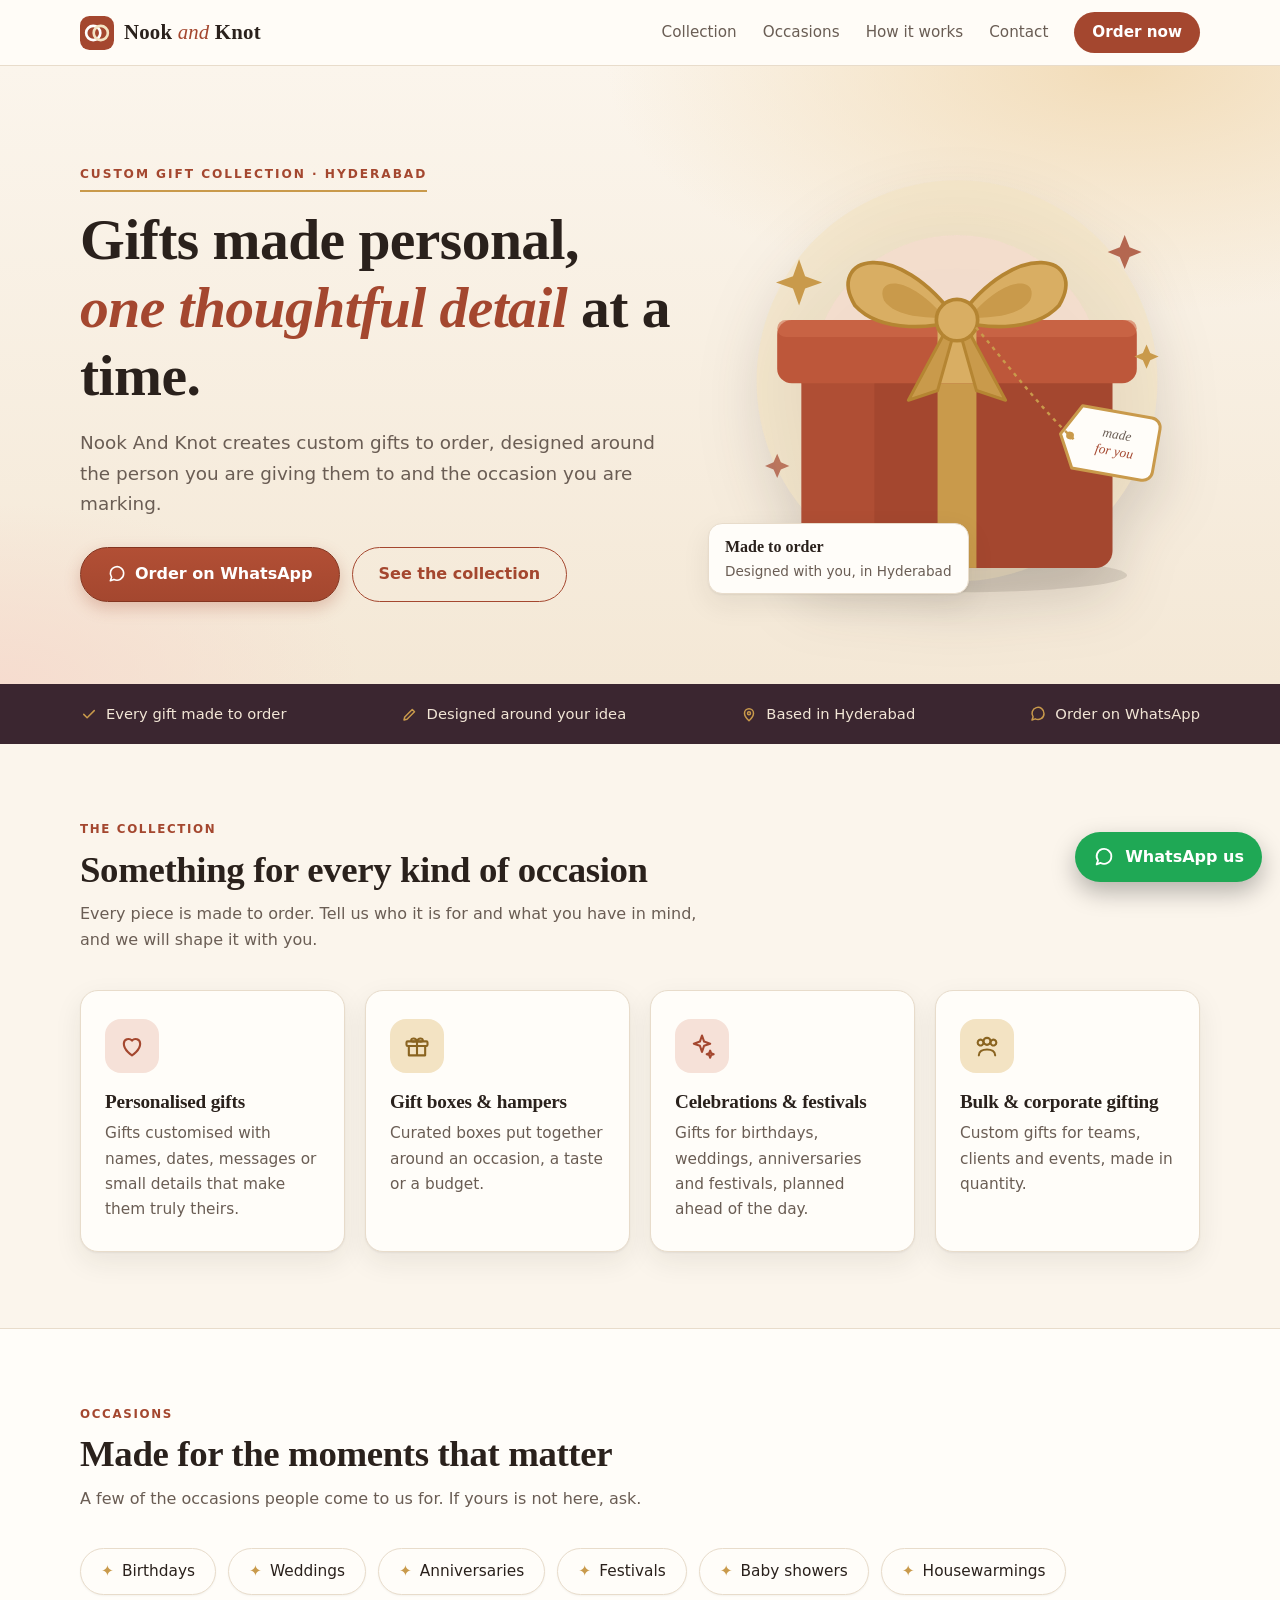
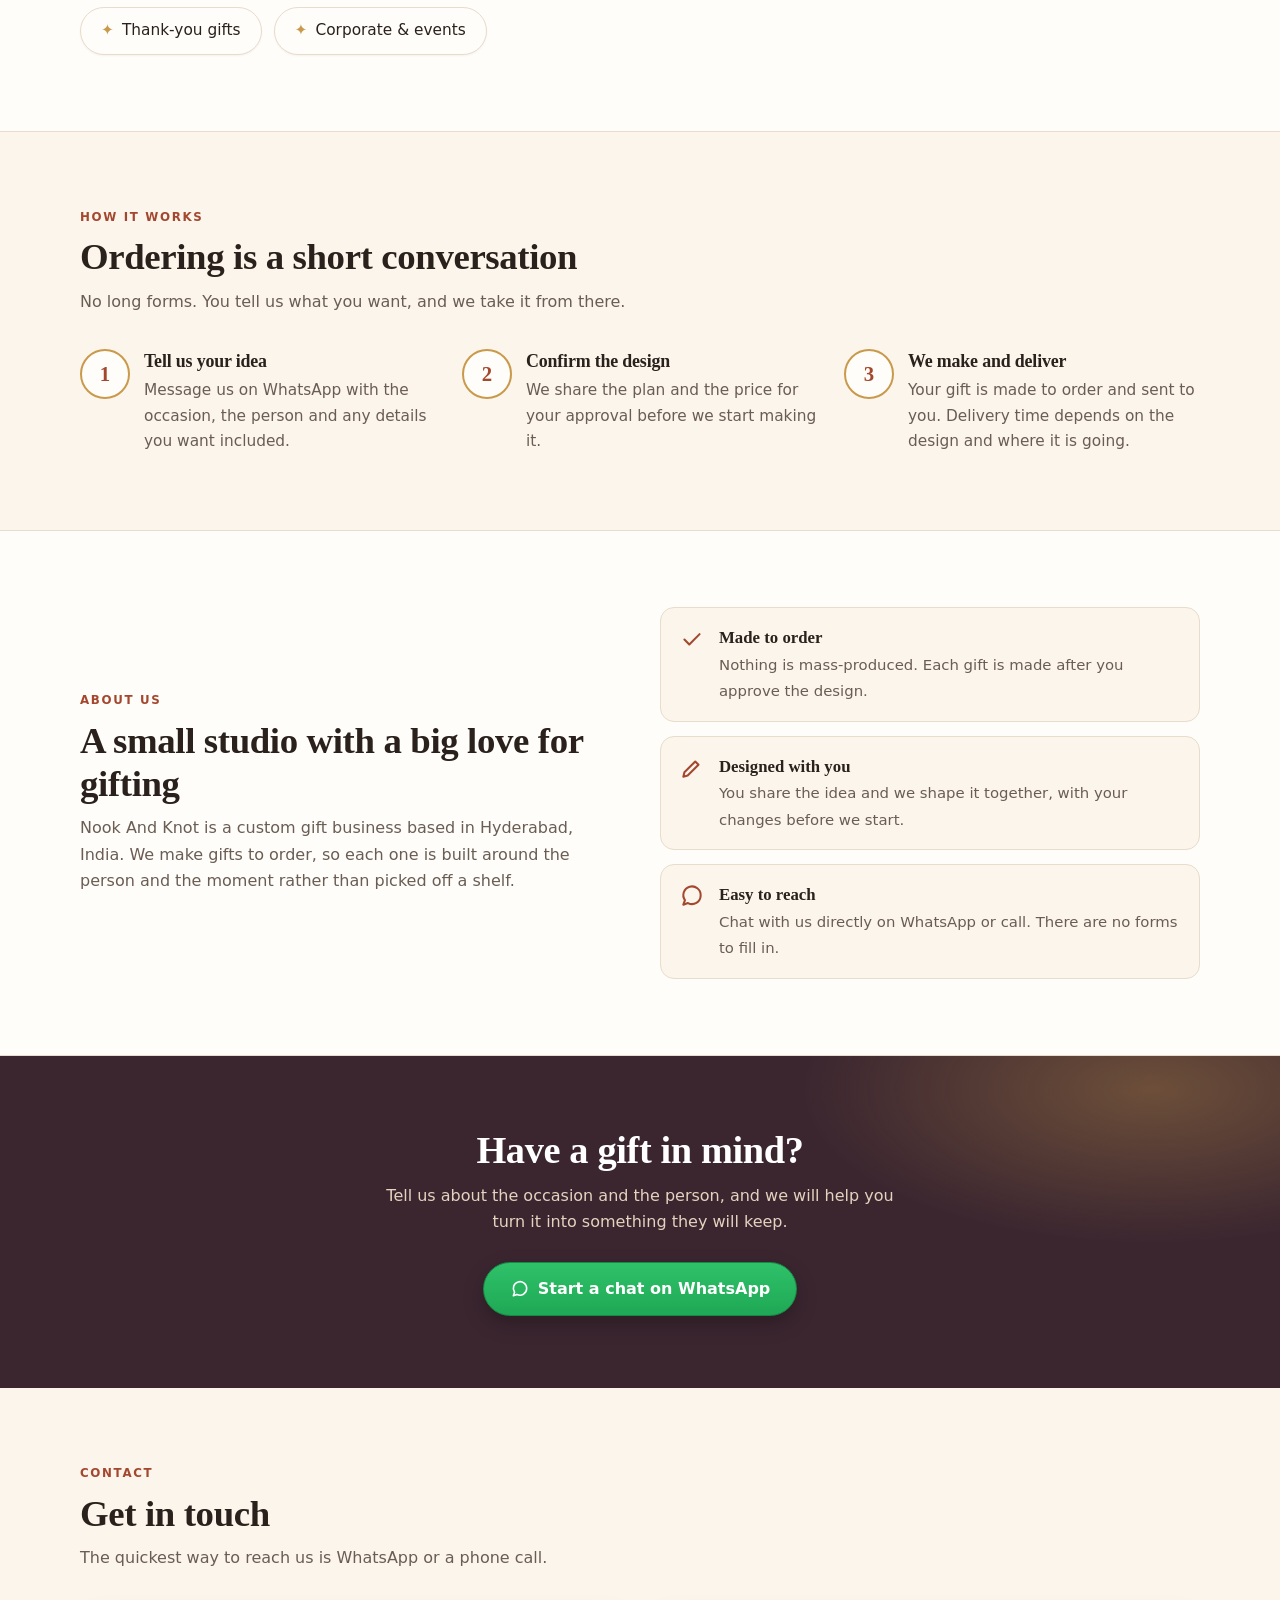
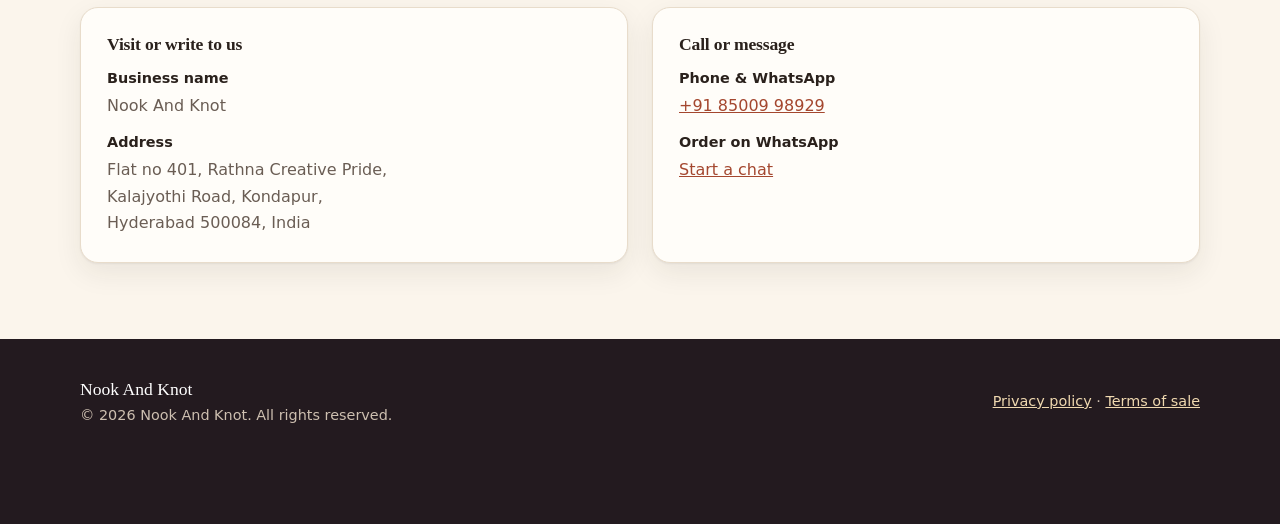
<file: index.html>
<!doctype html>
<html lang="en">
<head>
  <meta charset="utf-8">
  <meta name="viewport" content="width=device-width, initial-scale=1">
  <title>Nook And Knot | Custom Gift Collection, Hyderabad</title>
  <meta name="description" content="Nook And Knot is a custom gift collection in Hyderabad. Personalised gifts made to order for birthdays, weddings, festivals and corporate occasions.">
  <meta name="theme-color" content="#a4472f">
  <link rel="canonical" href="https://nookandknot.shop/">
  <meta property="og:title" content="Nook And Knot | Custom Gift Collection">
  <meta property="og:description" content="Personalised gifts made to order in Hyderabad.">
  <meta property="og:type" content="website">
  <meta property="og:url" content="https://nookandknot.shop/">
  <link rel="icon" href="data:image/svg+xml,%3Csvg xmlns='http://www.w3.org/2000/svg' viewBox='0 0 64 64'%3E%3Crect width='64' height='64' rx='16' fill='%23a4472f'/%3E%3Ccircle cx='25' cy='32' r='12' fill='none' stroke='%23fff' stroke-width='5'/%3E%3Ccircle cx='39' cy='32' r='12' fill='none' stroke='%23f3e3c3' stroke-width='5'/%3E%3C/svg%3E">
  <link rel="stylesheet" href="style.css">
  <script type="application/ld+json">
  {
    "@context": "https://schema.org",
    "@type": "Store",
    "name": "Nook And Knot",
    "description": "Custom gift collection in Hyderabad. Personalised gifts made to order.",
    "url": "https://nookandknot.shop/",
    "telephone": "+918500998929",
    "address": {
      "@type": "PostalAddress",
      "streetAddress": "Flat no 401, Rathna Creative Pride, Kalajyothi Road, Kondapur",
      "addressLocality": "Hyderabad",
      "postalCode": "500084",
      "addressCountry": "IN"
    }
  }
  </script>
</head>
<body>

  <header class="site-header">
    <div class="wrap">
      <a class="brand" href="#top" aria-label="Nook And Knot home">
        <svg viewBox="0 0 36 36" aria-hidden="true"><rect width="36" height="36" rx="10" fill="#a4472f"/><circle cx="14" cy="18" r="7.5" fill="none" stroke="#fff" stroke-width="2.8"/><circle cx="22" cy="18" r="7.5" fill="none" stroke="#f3e3c3" stroke-width="2.8"/></svg>
        <b>Nook <span>and</span> Knot</b>
      </a>
      <nav class="nav" aria-label="Main">
        <a href="#collection">Collection</a>
        <a href="#occasions">Occasions</a>
        <a href="#how-it-works">How it works</a>
        <a href="#contact">Contact</a>
        <a class="nav-cta" href="https://wa.me/918500998929?text=Hi%20Nook%20And%20Knot%2C%20I%27d%20like%20to%20order%20a%20custom%20gift." rel="noopener">Order now</a>
      </nav>
    </div>
  </header>

  <main id="top">

    <section class="hero">
      <div class="wrap">
        <div>
          <p class="eyebrow">Custom gift collection &middot; Hyderabad</p>
          <h1>Gifts made personal, <em>one thoughtful detail</em> at a time.</h1>
          <p class="lead">Nook And Knot creates custom gifts to order, designed around the person you are giving them to and the occasion you are marking.</p>
          <div class="actions">
            <a class="btn" href="https://wa.me/918500998929?text=Hi%20Nook%20And%20Knot%2C%20I%27d%20like%20to%20order%20a%20custom%20gift." rel="noopener">
              <svg viewBox="0 0 24 24" fill="none" stroke="currentColor" stroke-width="1.9" stroke-linecap="round" stroke-linejoin="round" aria-hidden="true"><path d="M20 11.5a8 8 0 0 1-11.7 7L4 20l1.5-4.2A8 8 0 1 1 20 11.5z"/></svg>
              Order on WhatsApp
            </a>
            <a class="btn ghost" href="#collection">See the collection</a>
          </div>
        </div>

        <div class="hero-art" aria-hidden="true">
          <svg viewBox="0 0 400 380" role="img">
            <circle cx="200" cy="190" r="165" fill="#f3e3c3" opacity="0.65"/>
            <circle cx="200" cy="190" r="120" fill="#f6dccf" opacity="0.7"/>
            <ellipse cx="200" cy="350" rx="140" ry="14" fill="#2a211c" opacity="0.12"/>
            <!-- box -->
            <rect x="72" y="178" width="256" height="166" rx="14" fill="#a4472f"/>
            <rect x="72" y="178" width="60" height="166" rx="14" fill="#b9553a" opacity="0.55"/>
            <rect x="52" y="140" width="296" height="52" rx="12" fill="#bd573a"/>
            <rect x="52" y="140" width="296" height="14" rx="7" fill="#d06b4c" opacity="0.6"/>
            <!-- ribbon -->
            <rect x="184" y="192" width="32" height="152" fill="#c99a4b"/>
            <rect x="184" y="140" width="32" height="52" fill="#d9ae63"/>
            <!-- bow -->
            <path d="M200 140C150 70 92 88 116 128C138 152 184 146 200 140Z" fill="#d9ae63" stroke="#b58532" stroke-width="3" stroke-linejoin="round"/>
            <path d="M200 140C250 70 308 88 284 128C262 152 216 146 200 140Z" fill="#d9ae63" stroke="#b58532" stroke-width="3" stroke-linejoin="round"/>
            <path d="M190 138C158 100 132 106 140 124C150 138 176 138 190 138Z" fill="#c99a4b"/>
            <path d="M210 138C242 100 268 106 260 124C250 138 224 138 210 138Z" fill="#c99a4b"/>
            <polygon points="190,150 160,206 184,198 197,152" fill="#c99a4b" stroke="#b58532" stroke-width="2.5" stroke-linejoin="round"/>
            <polygon points="210,150 240,206 216,198 203,152" fill="#c99a4b" stroke="#b58532" stroke-width="2.5" stroke-linejoin="round"/>
            <circle cx="200" cy="140" r="17" fill="#d9ae63" stroke="#b58532" stroke-width="3"/>
            <!-- tag -->
            <g transform="rotate(10 322 232)">
              <path d="M300 214h58a8 8 0 0 1 8 8v36a8 8 0 0 1-8 8h-58l-14-26z" fill="#fffdf9" stroke="#c99a4b" stroke-width="2.5" stroke-linejoin="round"/>
              <circle cx="294" cy="240" r="3.2" fill="#c99a4b"/>
              <text x="332" y="236" font-family="Georgia,serif" font-size="11" font-style="italic" text-anchor="middle" fill="#6a5d54">made</text>
              <text x="332" y="250" font-family="Georgia,serif" font-size="11" font-style="italic" text-anchor="middle" fill="#a4472f">for you</text>
            </g>
            <path d="M296 238C270 214 236 170 214 144" fill="none" stroke="#c99a4b" stroke-width="2" stroke-dasharray="3 4"/>
            <!-- sparkles -->
            <path d="M70 90l5 14 14 5-14 5-5 14-5-14-14-5 14-5z" fill="#c99a4b"/>
            <path d="M338 70l4 10 10 4-10 4-4 10-4-10-10-4 10-4z" fill="#a4472f" opacity="0.8"/>
            <path d="M52 250l3 7 7 3-7 3-3 7-3-7-7-3 7-3z" fill="#a4472f" opacity="0.7"/>
            <path d="M356 160l3 7 7 3-7 3-3 7-3-7-7-3 7-3z" fill="#c99a4b"/>
          </svg>
          <div class="hero-badge"><strong>Made to order</strong>Designed with you, in Hyderabad</div>
        </div>
      </div>
    </section>

    <div class="strip">
      <div class="wrap">
        <span><svg viewBox="0 0 24 24" fill="none" stroke="currentColor" stroke-width="2" stroke-linecap="round" stroke-linejoin="round" aria-hidden="true"><path d="M5 12.5l4.5 4.5L19 7.5"/></svg>Every gift made to order</span>
        <span><svg viewBox="0 0 24 24" fill="none" stroke="currentColor" stroke-width="2" stroke-linecap="round" stroke-linejoin="round" aria-hidden="true"><path d="M4 20l4-1 10-10-3-3L5 16z"/></svg>Designed around your idea</span>
        <span><svg viewBox="0 0 24 24" fill="none" stroke="currentColor" stroke-width="2" stroke-linecap="round" stroke-linejoin="round" aria-hidden="true"><path d="M12 21s-6-5.2-6-10a6 6 0 0 1 12 0c0 4.8-6 10-6 10z"/><circle cx="12" cy="11" r="2"/></svg>Based in Hyderabad</span>
        <span><svg viewBox="0 0 24 24" fill="none" stroke="currentColor" stroke-width="2" stroke-linecap="round" stroke-linejoin="round" aria-hidden="true"><path d="M20 11.5a8 8 0 0 1-11.7 7L4 20l1.5-4.2A8 8 0 1 1 20 11.5z"/></svg>Order on WhatsApp</span>
      </div>
    </div>

    <section id="collection">
      <div class="wrap">
        <div class="section-head">
          <p class="kicker">The collection</p>
          <h2>Something for every kind of occasion</h2>
          <p>Every piece is made to order. Tell us who it is for and what you have in mind, and we will shape it with you.</p>
        </div>
        <div class="grid">
          <article class="card">
            <div class="icon"><svg viewBox="0 0 24 24" fill="none" stroke="currentColor" stroke-width="1.8" stroke-linecap="round" stroke-linejoin="round" aria-hidden="true"><path d="M12 20s-7-4.4-7-10a4 4 0 0 1 7-2.6A4 4 0 0 1 19 10c0 5.6-7 10-7 10z"/></svg></div>
            <h3>Personalised gifts</h3>
            <p>Gifts customised with names, dates, messages or small details that make them truly theirs.</p>
          </article>
          <article class="card">
            <div class="icon"><svg viewBox="0 0 24 24" fill="none" stroke="currentColor" stroke-width="1.8" stroke-linecap="round" stroke-linejoin="round" aria-hidden="true"><rect x="3" y="8" width="18" height="4" rx="1"/><path d="M5 12v8h14v-8M12 8v12M12 8c-1-3-5-3-5-1s3 1 5 1zm0 0c1-3 5-3 5-1s-3 1-5 1z"/></svg></div>
            <h3>Gift boxes &amp; hampers</h3>
            <p>Curated boxes put together around an occasion, a taste or a budget.</p>
          </article>
          <article class="card">
            <div class="icon"><svg viewBox="0 0 24 24" fill="none" stroke="currentColor" stroke-width="1.8" stroke-linecap="round" stroke-linejoin="round" aria-hidden="true"><path d="M12 3l1.8 5.2L19 10l-5.2 1.8L12 17l-1.8-5.2L5 10l5.2-1.8z"/><path d="M19 16l.8 2.2L22 19l-2.2.8L19 22l-.8-2.2L16 19l2.2-.8z"/></svg></div>
            <h3>Celebrations &amp; festivals</h3>
            <p>Gifts for birthdays, weddings, anniversaries and festivals, planned ahead of the day.</p>
          </article>
          <article class="card">
            <div class="icon"><svg viewBox="0 0 24 24" fill="none" stroke="currentColor" stroke-width="1.8" stroke-linecap="round" stroke-linejoin="round" aria-hidden="true"><circle cx="12" cy="8" r="3"/><path d="M5 20c0-3.3 3.1-5 7-5s7 1.7 7 5"/><path d="M4 9a2.5 2.5 0 1 1 0 .1M20 9a2.5 2.5 0 1 0 0 .1"/></svg></div>
            <h3>Bulk &amp; corporate gifting</h3>
            <p>Custom gifts for teams, clients and events, made in quantity.</p>
          </article>
        </div>
      </div>
    </section>

    <section id="occasions" class="alt">
      <div class="wrap">
        <div class="section-head">
          <p class="kicker">Occasions</p>
          <h2>Made for the moments that matter</h2>
          <p>A few of the occasions people come to us for. If yours is not here, ask.</p>
        </div>
        <div class="chips">
          <span class="chip">Birthdays</span>
          <span class="chip">Weddings</span>
          <span class="chip">Anniversaries</span>
          <span class="chip">Festivals</span>
          <span class="chip">Baby showers</span>
          <span class="chip">Housewarmings</span>
          <span class="chip">Thank-you gifts</span>
          <span class="chip">Corporate &amp; events</span>
        </div>
      </div>
    </section>

    <section id="how-it-works">
      <div class="wrap">
        <div class="section-head">
          <p class="kicker">How it works</p>
          <h2>Ordering is a short conversation</h2>
          <p>No long forms. You tell us what you want, and we take it from there.</p>
        </div>
        <div class="steps">
          <div class="step">
            <h3>Tell us your idea</h3>
            <p>Message us on WhatsApp with the occasion, the person and any details you want included.</p>
          </div>
          <div class="step">
            <h3>Confirm the design</h3>
            <p>We share the plan and the price for your approval before we start making it.</p>
          </div>
          <div class="step">
            <h3>We make and deliver</h3>
            <p>Your gift is made to order and sent to you. Delivery time depends on the design and where it is going.</p>
          </div>
        </div>
      </div>
    </section>

    <section id="about" class="alt">
      <div class="wrap about">
        <div>
          <div class="section-head" style="margin-bottom:0">
            <p class="kicker">About us</p>
            <h2>A small studio with a big love for gifting</h2>
            <p>Nook And Knot is a custom gift business based in Hyderabad, India. We make gifts to order, so each one is built around the person and the moment rather than picked off a shelf.</p>
          </div>
        </div>
        <div class="values">
          <div class="value">
            <svg viewBox="0 0 24 24" fill="none" stroke="currentColor" stroke-width="1.9" stroke-linecap="round" stroke-linejoin="round" aria-hidden="true"><path d="M5 12.5l4.5 4.5L19 7.5"/></svg>
            <div><strong>Made to order</strong><span>Nothing is mass-produced. Each gift is made after you approve the design.</span></div>
          </div>
          <div class="value">
            <svg viewBox="0 0 24 24" fill="none" stroke="currentColor" stroke-width="1.9" stroke-linecap="round" stroke-linejoin="round" aria-hidden="true"><path d="M4 20l4-1 10-10-3-3L5 16z"/></svg>
            <div><strong>Designed with you</strong><span>You share the idea and we shape it together, with your changes before we start.</span></div>
          </div>
          <div class="value">
            <svg viewBox="0 0 24 24" fill="none" stroke="currentColor" stroke-width="1.9" stroke-linecap="round" stroke-linejoin="round" aria-hidden="true"><path d="M20 11.5a8 8 0 0 1-11.7 7L4 20l1.5-4.2A8 8 0 1 1 20 11.5z"/></svg>
            <div><strong>Easy to reach</strong><span>Chat with us directly on WhatsApp or call. There are no forms to fill in.</span></div>
          </div>
        </div>
      </div>
    </section>

    <section class="cta-band">
      <div class="wrap">
        <h2>Have a gift in mind?</h2>
        <p>Tell us about the occasion and the person, and we will help you turn it into something they will keep.</p>
        <a class="btn" href="https://wa.me/918500998929?text=Hi%20Nook%20And%20Knot%2C%20I%27d%20like%20to%20order%20a%20custom%20gift." rel="noopener">
          <svg viewBox="0 0 24 24" fill="none" stroke="currentColor" stroke-width="1.9" stroke-linecap="round" stroke-linejoin="round" aria-hidden="true"><path d="M20 11.5a8 8 0 0 1-11.7 7L4 20l1.5-4.2A8 8 0 1 1 20 11.5z"/></svg>
          Start a chat on WhatsApp
        </a>
      </div>
    </section>

    <section id="contact">
      <div class="wrap">
        <div class="section-head">
          <p class="kicker">Contact</p>
          <h2>Get in touch</h2>
          <p>The quickest way to reach us is WhatsApp or a phone call.</p>
        </div>
        <div class="contact-grid">
          <div class="contact-card">
            <h3>Visit or write to us</h3>
            <dl>
              <dt>Business name</dt>
              <dd>Nook And Knot</dd>
              <dt>Address</dt>
              <dd>Flat no 401, Rathna Creative Pride,<br>Kalajyothi Road, Kondapur,<br>Hyderabad 500084, India</dd>
            </dl>
          </div>
          <div class="contact-card">
            <h3>Call or message</h3>
            <dl>
              <dt>Phone &amp; WhatsApp</dt>
              <dd><a href="tel:+918500998929">+91 85009 98929</a></dd>
              <dt>Order on WhatsApp</dt>
              <dd><a href="https://wa.me/918500998929?text=Hi%20Nook%20And%20Knot%2C%20I%27d%20like%20to%20order%20a%20custom%20gift." rel="noopener">Start a chat</a></dd>
            </dl>
          </div>
        </div>
      </div>
    </section>

  </main>

  <footer class="site-footer">
    <div class="wrap">
      <div>
        <div class="footer-brand">Nook And Knot</div>
        <span>&copy; <span id="year">2026</span> Nook And Knot. All rights reserved.</span>
      </div>
      <span><a href="privacy.html">Privacy policy</a> &middot; <a href="terms.html">Terms of sale</a></span>
    </div>
  </footer>

  <a class="wa-float" href="https://wa.me/918500998929?text=Hi%20Nook%20And%20Knot%2C%20I%27d%20like%20to%20order%20a%20custom%20gift." rel="noopener" aria-label="Chat with us on WhatsApp">
    <svg viewBox="0 0 24 24" fill="none" stroke="currentColor" stroke-width="2" stroke-linecap="round" stroke-linejoin="round" aria-hidden="true"><path d="M20 11.5a8 8 0 0 1-11.7 7L4 20l1.5-4.2A8 8 0 1 1 20 11.5z"/></svg>
    <span>WhatsApp us</span>
  </a>

  <script>document.getElementById('year').textContent = new Date().getFullYear();</script>
</body>
</html>
</file>
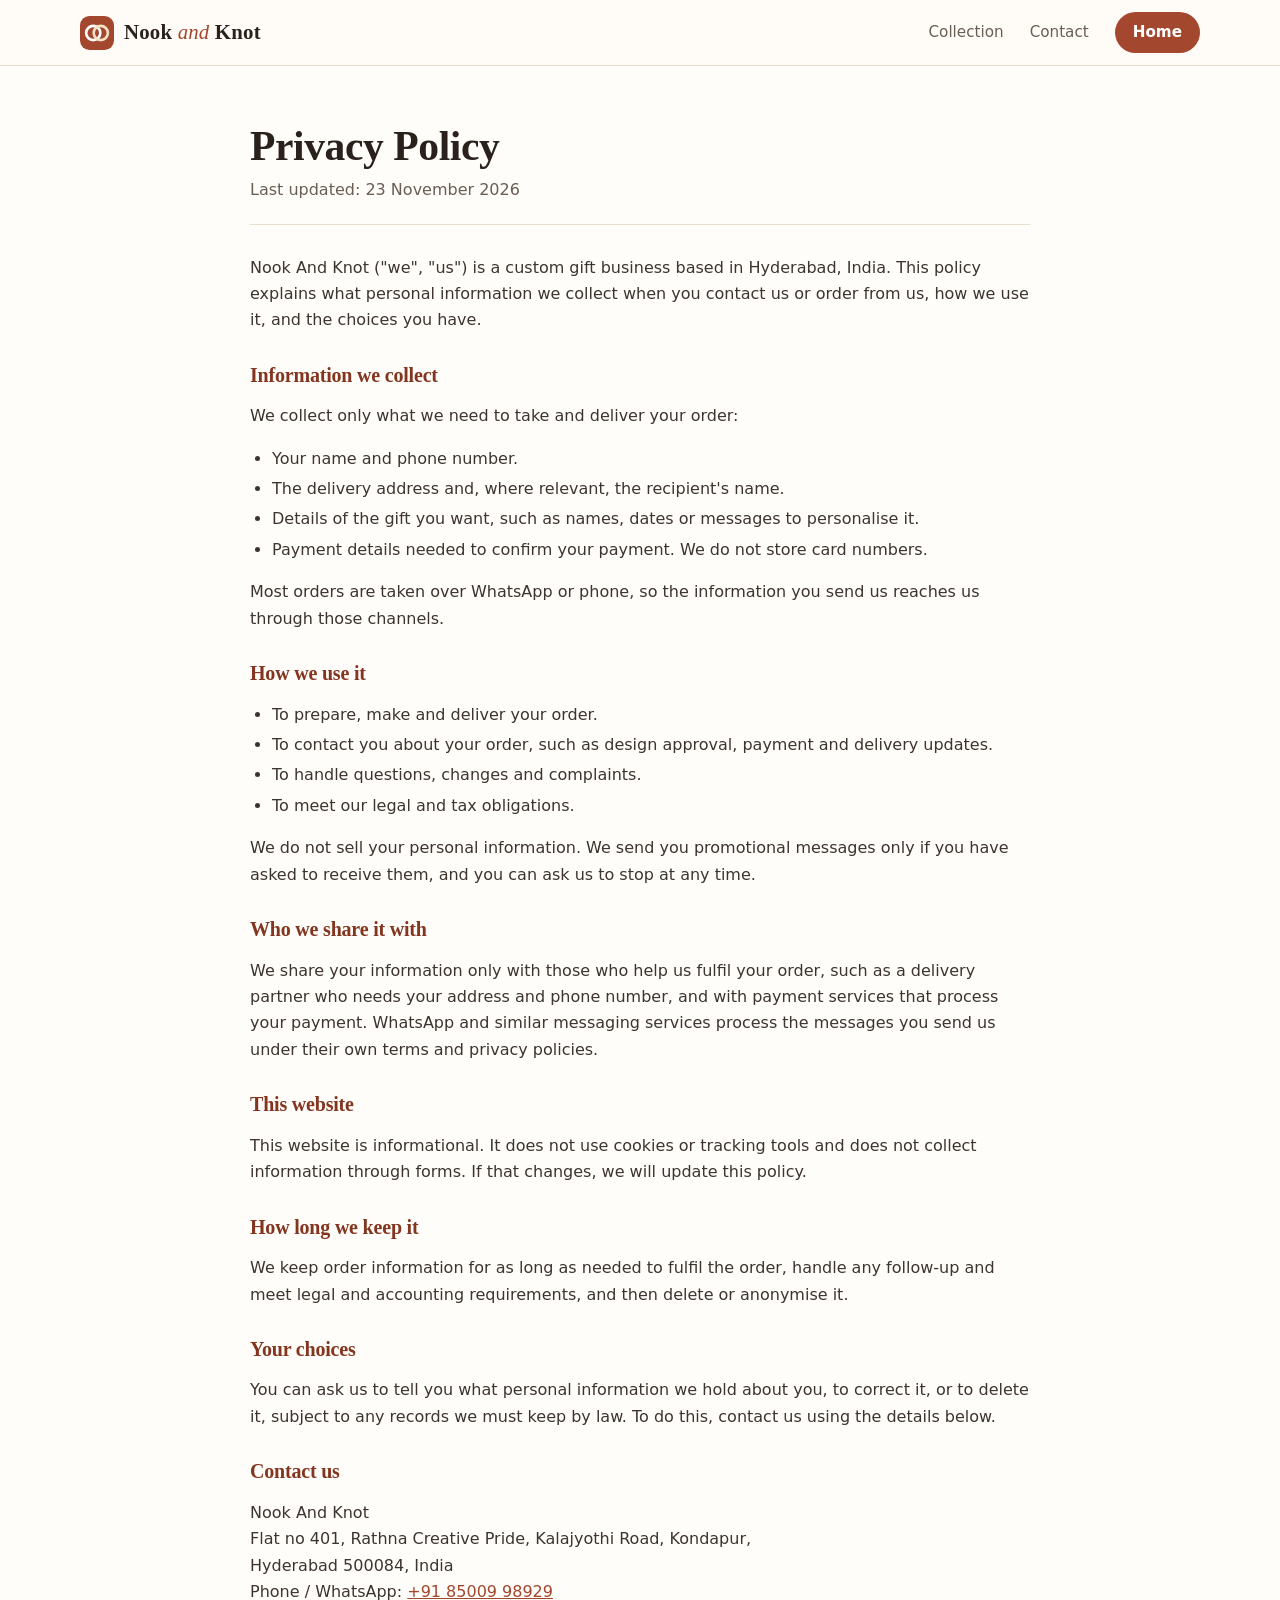
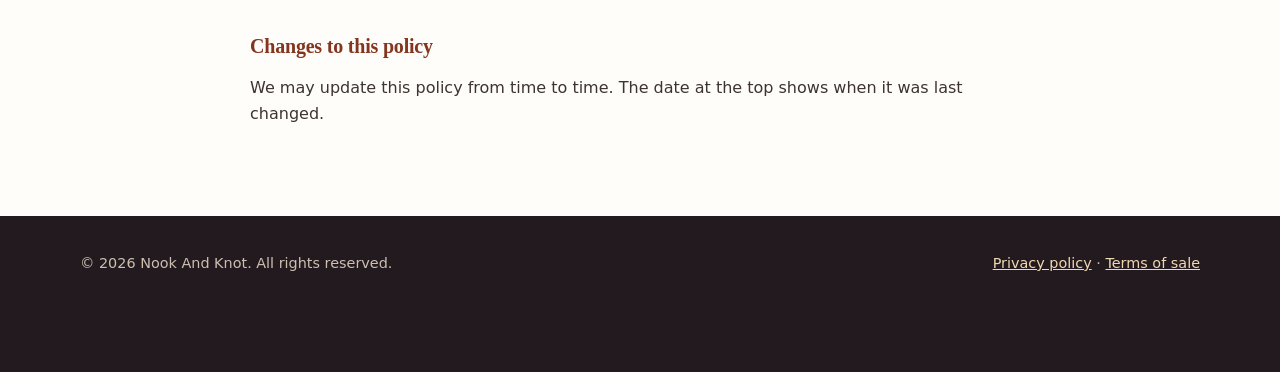
<file: privacy.html>
<!doctype html>
<html lang="en">
<head>
  <meta charset="utf-8">
  <meta name="viewport" content="width=device-width, initial-scale=1">
  <title>Privacy Policy | Nook And Knot</title>
  <meta name="description" content="How Nook And Knot collects, uses and protects the personal information you share when you order a custom gift.">
  <link rel="canonical" href="https://nookandknot.shop/privacy.html">
  <link rel="stylesheet" href="style.css">
</head>
<body>
  <header class="site-header">
    <div class="wrap">
      <a class="brand" href="index.html" aria-label="Nook And Knot home">
        <svg viewBox="0 0 36 36" aria-hidden="true"><rect width="36" height="36" rx="10" fill="#a4472f"/><circle cx="14" cy="18" r="7.5" fill="none" stroke="#fff" stroke-width="2.8"/><circle cx="22" cy="18" r="7.5" fill="none" stroke="#f3e3c3" stroke-width="2.8"/></svg>
        <b>Nook <span>and</span> Knot</b>
      </a>
      <nav class="nav" aria-label="Main">
        <a href="index.html#collection">Collection</a>
        <a href="index.html#contact">Contact</a>
        <a class="nav-cta" href="index.html">Home</a>
      </nav>
    </div>
  </header>

  <main class="legal">
    <div class="wrap">
      <h1>Privacy Policy</h1>
      <p class="updated">Last updated: 23 November 2026</p>

      <p>Nook And Knot ("we", "us") is a custom gift business based in Hyderabad, India. This policy explains what personal information we collect when you contact us or order from us, how we use it, and the choices you have.</p>

      <h2>Information we collect</h2>
      <p>We collect only what we need to take and deliver your order:</p>
      <ul>
        <li>Your name and phone number.</li>
        <li>The delivery address and, where relevant, the recipient's name.</li>
        <li>Details of the gift you want, such as names, dates or messages to personalise it.</li>
        <li>Payment details needed to confirm your payment. We do not store card numbers.</li>
      </ul>
      <p>Most orders are taken over WhatsApp or phone, so the information you send us reaches us through those channels.</p>

      <h2>How we use it</h2>
      <ul>
        <li>To prepare, make and deliver your order.</li>
        <li>To contact you about your order, such as design approval, payment and delivery updates.</li>
        <li>To handle questions, changes and complaints.</li>
        <li>To meet our legal and tax obligations.</li>
      </ul>
      <p>We do not sell your personal information. We send you promotional messages only if you have asked to receive them, and you can ask us to stop at any time.</p>

      <h2>Who we share it with</h2>
      <p>We share your information only with those who help us fulfil your order, such as a delivery partner who needs your address and phone number, and with payment services that process your payment. WhatsApp and similar messaging services process the messages you send us under their own terms and privacy policies.</p>

      <h2>This website</h2>
      <p>This website is informational. It does not use cookies or tracking tools and does not collect information through forms. If that changes, we will update this policy.</p>

      <h2>How long we keep it</h2>
      <p>We keep order information for as long as needed to fulfil the order, handle any follow-up and meet legal and accounting requirements, and then delete or anonymise it.</p>

      <h2>Your choices</h2>
      <p>You can ask us to tell you what personal information we hold about you, to correct it, or to delete it, subject to any records we must keep by law. To do this, contact us using the details below.</p>

      <h2>Contact us</h2>
      <p>
        Nook And Knot<br>
        Flat no 401, Rathna Creative Pride, Kalajyothi Road, Kondapur,<br>
        Hyderabad 500084, India<br>
        Phone / WhatsApp: <a href="tel:+918500998929">+91 85009 98929</a>
      </p>

      <h2>Changes to this policy</h2>
      <p>We may update this policy from time to time. The date at the top shows when it was last changed.</p>
    </div>
  </main>

  <footer class="site-footer">
    <div class="wrap">
      <span>&copy; <span id="year">2026</span> Nook And Knot. All rights reserved.</span>
      <span><a href="privacy.html">Privacy policy</a> &middot; <a href="terms.html">Terms of sale</a></span>
    </div>
  </footer>
  <script>document.getElementById('year').textContent = new Date().getFullYear();</script>
</body>
</html>
</file>
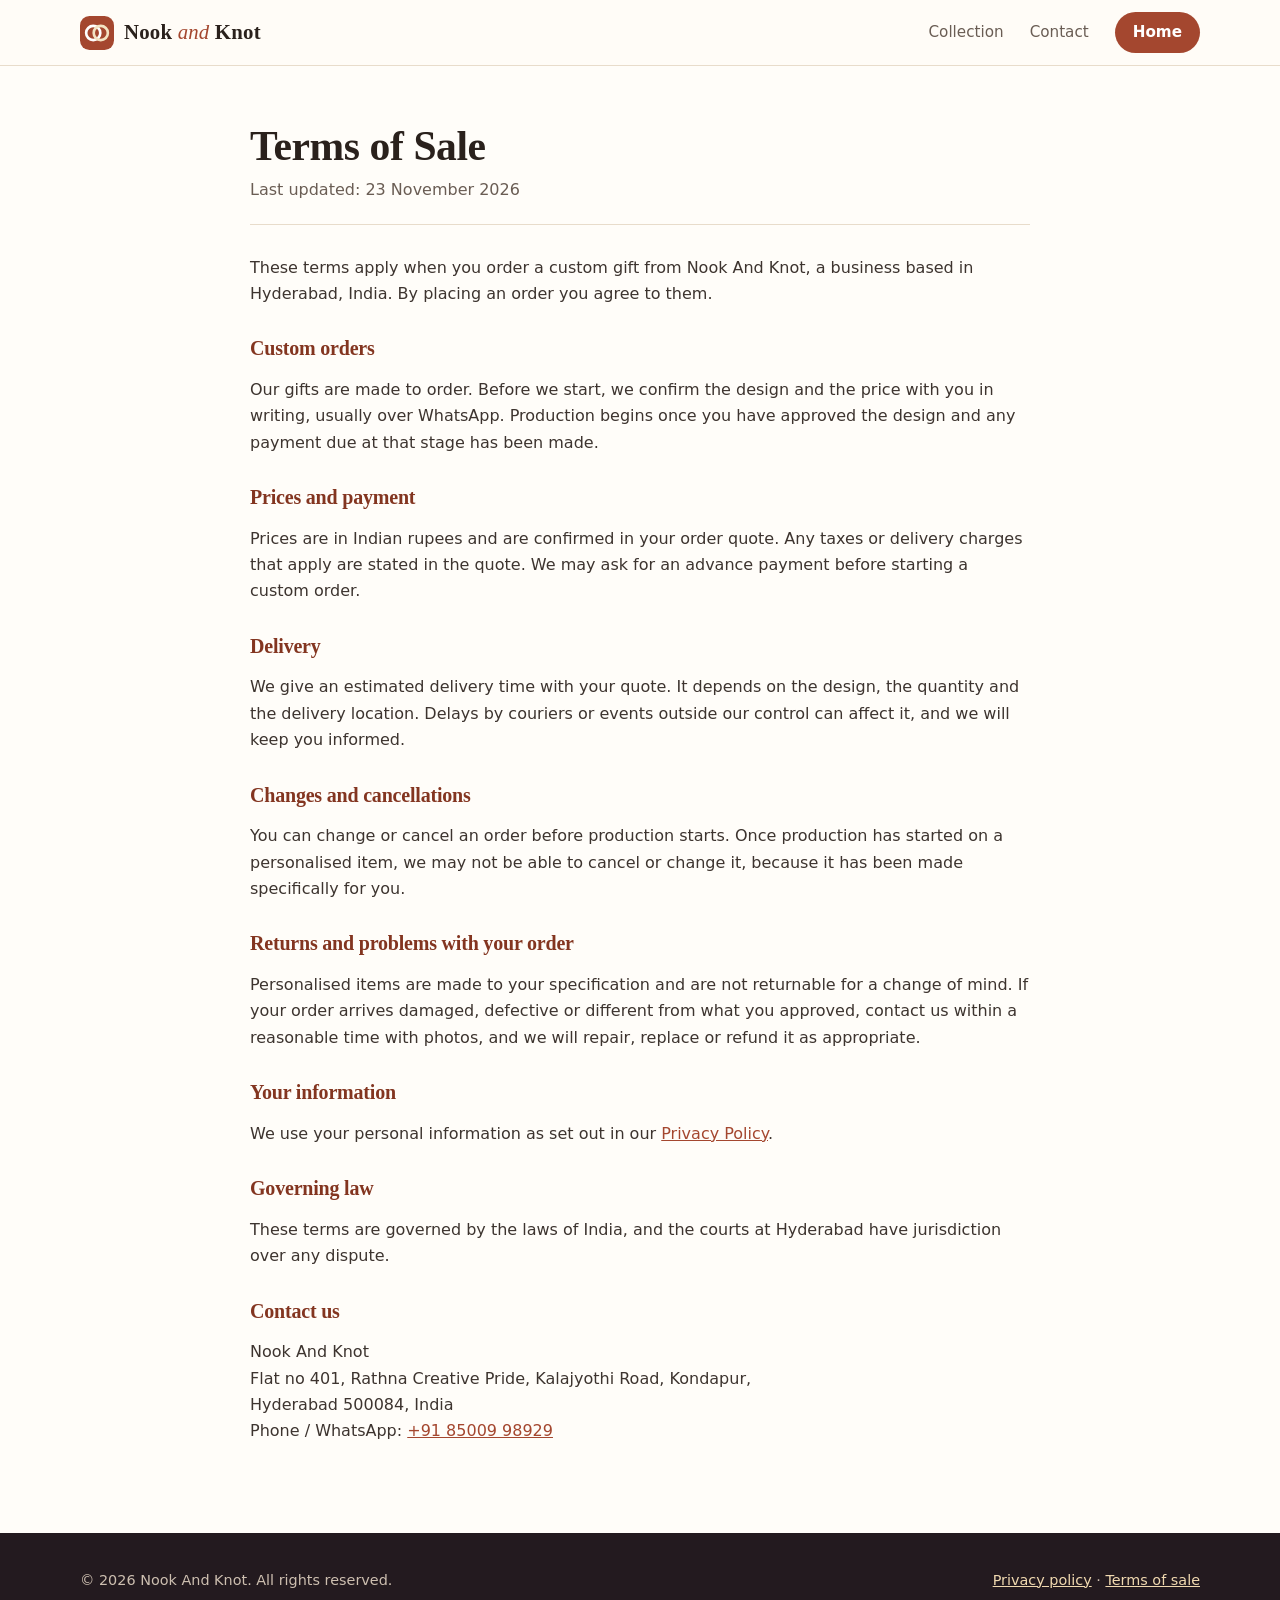
<file: terms.html>
<!doctype html>
<html lang="en">
<head>
  <meta charset="utf-8">
  <meta name="viewport" content="width=device-width, initial-scale=1">
  <title>Terms of Sale | Nook And Knot</title>
  <meta name="description" content="Terms for ordering custom gifts from Nook And Knot: orders, payment, delivery, cancellations and returns.">
  <link rel="canonical" href="https://nookandknot.shop/terms.html">
  <link rel="stylesheet" href="style.css">
</head>
<body>
  <header class="site-header">
    <div class="wrap">
      <a class="brand" href="index.html" aria-label="Nook And Knot home">
        <svg viewBox="0 0 36 36" aria-hidden="true"><rect width="36" height="36" rx="10" fill="#a4472f"/><circle cx="14" cy="18" r="7.5" fill="none" stroke="#fff" stroke-width="2.8"/><circle cx="22" cy="18" r="7.5" fill="none" stroke="#f3e3c3" stroke-width="2.8"/></svg>
        <b>Nook <span>and</span> Knot</b>
      </a>
      <nav class="nav" aria-label="Main">
        <a href="index.html#collection">Collection</a>
        <a href="index.html#contact">Contact</a>
        <a class="nav-cta" href="index.html">Home</a>
      </nav>
    </div>
  </header>

  <main class="legal">
    <div class="wrap">
      <h1>Terms of Sale</h1>
      <p class="updated">Last updated: 23 November 2026</p>

      <p>These terms apply when you order a custom gift from Nook And Knot, a business based in Hyderabad, India. By placing an order you agree to them.</p>

      <h2>Custom orders</h2>
      <p>Our gifts are made to order. Before we start, we confirm the design and the price with you in writing, usually over WhatsApp. Production begins once you have approved the design and any payment due at that stage has been made.</p>

      <h2>Prices and payment</h2>
      <p>Prices are in Indian rupees and are confirmed in your order quote. Any taxes or delivery charges that apply are stated in the quote. We may ask for an advance payment before starting a custom order.</p>

      <h2>Delivery</h2>
      <p>We give an estimated delivery time with your quote. It depends on the design, the quantity and the delivery location. Delays by couriers or events outside our control can affect it, and we will keep you informed.</p>

      <h2>Changes and cancellations</h2>
      <p>You can change or cancel an order before production starts. Once production has started on a personalised item, we may not be able to cancel or change it, because it has been made specifically for you.</p>

      <h2>Returns and problems with your order</h2>
      <p>Personalised items are made to your specification and are not returnable for a change of mind. If your order arrives damaged, defective or different from what you approved, contact us within a reasonable time with photos, and we will repair, replace or refund it as appropriate.</p>

      <h2>Your information</h2>
      <p>We use your personal information as set out in our <a href="privacy.html">Privacy Policy</a>.</p>

      <h2>Governing law</h2>
      <p>These terms are governed by the laws of India, and the courts at Hyderabad have jurisdiction over any dispute.</p>

      <h2>Contact us</h2>
      <p>
        Nook And Knot<br>
        Flat no 401, Rathna Creative Pride, Kalajyothi Road, Kondapur,<br>
        Hyderabad 500084, India<br>
        Phone / WhatsApp: <a href="tel:+918500998929">+91 85009 98929</a>
      </p>
    </div>
  </main>

  <footer class="site-footer">
    <div class="wrap">
      <span>&copy; <span id="year">2026</span> Nook And Knot. All rights reserved.</span>
      <span><a href="privacy.html">Privacy policy</a> &middot; <a href="terms.html">Terms of sale</a></span>
    </div>
  </footer>
  <script>document.getElementById('year').textContent = new Date().getFullYear();</script>
</body>
</html>
</file>
<file: style.css>
:root {
  --ink: #2a211c;
  --ink-soft: #6a5d54;
  --cream: #fbf5ec;
  --cream-deep: #f4e8d6;
  --paper: #fffdf9;
  --line: #e8dccb;
  --accent: #a4472f;
  --accent-dark: #833520;
  --accent-soft: #f6e1d8;
  --gold: #c99a4b;
  --gold-soft: #f3e3c3;
  --plum: #3b2630;
  --whatsapp: #1fa855;
  --radius: 18px;
  --shadow: 0 1px 2px rgba(42, 33, 28, 0.06), 0 10px 28px rgba(42, 33, 28, 0.08);
  --shadow-lg: 0 2px 4px rgba(42, 33, 28, 0.06), 0 22px 48px rgba(42, 33, 28, 0.14);
  --font-body: "Segoe UI", system-ui, -apple-system, Roboto, "Helvetica Neue", Arial, sans-serif;
  --font-head: Georgia, "Iowan Old Style", "Palatino Linotype", "Times New Roman", serif;
}

* { box-sizing: border-box; }
html { scroll-behavior: smooth; }

body {
  margin: 0;
  font-family: var(--font-body);
  color: var(--ink);
  background: var(--cream);
  line-height: 1.65;
  -webkit-font-smoothing: antialiased;
}

img, svg { max-width: 100%; display: block; }
a { color: var(--accent); }
a:hover { color: var(--accent-dark); }
:focus-visible { outline: 3px solid var(--gold); outline-offset: 3px; border-radius: 6px; }

.wrap { width: min(1120px, 100% - 40px); margin-inline: auto; }

/* ---------- Header ---------- */
.site-header {
  background: rgba(255, 253, 249, 0.9);
  backdrop-filter: saturate(1.4) blur(10px);
  -webkit-backdrop-filter: saturate(1.4) blur(10px);
  border-bottom: 1px solid var(--line);
  position: sticky;
  top: 0;
  z-index: 20;
}
.site-header .wrap {
  display: flex;
  align-items: center;
  justify-content: space-between;
  gap: 16px;
  padding: 12px 0;
}
.brand {
  display: inline-flex;
  align-items: center;
  gap: 10px;
  font-family: var(--font-head);
  font-size: 1.3rem;
  font-weight: 700;
  color: var(--ink);
  text-decoration: none;
  letter-spacing: 0.01em;
}
.brand svg { width: 34px; height: 34px; }
.brand span { color: var(--accent); font-style: italic; font-weight: 400; }
.nav { display: flex; align-items: center; gap: 26px; flex-wrap: wrap; }
.nav a { color: var(--ink-soft); text-decoration: none; font-size: 0.95rem; }
.nav a:hover { color: var(--accent); }
.nav .nav-cta {
  background: var(--accent);
  color: #fff;
  padding: 8px 18px;
  border-radius: 999px;
  font-weight: 600;
}
.nav .nav-cta:hover { background: var(--accent-dark); color: #fff; }

/* ---------- Buttons ---------- */
.btn {
  display: inline-flex;
  align-items: center;
  gap: 8px;
  padding: 13px 26px;
  border-radius: 999px;
  background: linear-gradient(180deg, #b24f35, var(--accent));
  color: #fff;
  text-decoration: none;
  font-weight: 600;
  border: 1px solid var(--accent-dark);
  box-shadow: 0 6px 16px rgba(164, 71, 47, 0.28);
  transition: transform 0.15s ease, box-shadow 0.15s ease;
}
.btn:hover { transform: translateY(-2px); box-shadow: 0 10px 22px rgba(164, 71, 47, 0.34); color: #fff; }
.btn svg { width: 20px; height: 20px; }
.btn.ghost {
  background: transparent;
  color: var(--accent);
  box-shadow: none;
  border-color: var(--accent);
}
.btn.ghost:hover { background: var(--accent); color: #fff; }
.actions { display: flex; gap: 12px; flex-wrap: wrap; }

/* ---------- Hero ---------- */
.hero {
  position: relative;
  overflow: hidden;
  padding: 84px 0 72px;
  background:
    radial-gradient(800px 380px at 88% 0%, #f2dcb8 0%, transparent 65%),
    radial-gradient(600px 300px at 0% 100%, #f6dccf 0%, transparent 60%),
    linear-gradient(180deg, var(--cream), var(--cream-deep));
}
.hero .wrap {
  display: grid;
  grid-template-columns: 1.1fr 0.9fr;
  gap: 40px;
  align-items: center;
}
.eyebrow {
  display: inline-block;
  text-transform: uppercase;
  letter-spacing: 0.16em;
  font-size: 0.76rem;
  color: var(--accent);
  font-weight: 700;
  margin: 0 0 14px;
  padding-bottom: 6px;
  border-bottom: 2px solid var(--gold);
}
h1, h2, h3 { font-family: var(--font-head); line-height: 1.18; margin: 0; letter-spacing: -0.01em; }
h1 { font-size: clamp(2.2rem, 5.2vw, 3.6rem); margin-bottom: 18px; }
h1 em { color: var(--accent); font-style: italic; }
.lead { font-size: 1.15rem; color: var(--ink-soft); margin: 0 0 28px; max-width: 54ch; }

.hero-art { position: relative; }
.hero-art svg { width: 100%; height: auto; filter: drop-shadow(0 24px 30px rgba(42, 33, 28, 0.18)); }
.hero-badge {
  position: absolute;
  left: -6px;
  bottom: 18px;
  background: var(--paper);
  border: 1px solid var(--line);
  border-radius: 14px;
  padding: 10px 16px;
  box-shadow: var(--shadow);
  font-size: 0.85rem;
  color: var(--ink-soft);
}
.hero-badge strong { display: block; color: var(--ink); font-family: var(--font-head); font-size: 1rem; }

/* ---------- Trust strip ---------- */
.strip { background: var(--plum); color: #f2e6d6; padding: 18px 0; }
.strip .wrap { display: flex; flex-wrap: wrap; justify-content: space-between; gap: 10px 28px; font-size: 0.92rem; }
.strip span { display: inline-flex; align-items: center; gap: 8px; }
.strip svg { width: 18px; height: 18px; color: var(--gold); }

/* ---------- Sections ---------- */
section { padding: 76px 0; }
section.alt { background: var(--paper); border-block: 1px solid var(--line); }
.section-head { margin-bottom: 36px; max-width: 62ch; }
.section-head .kicker {
  text-transform: uppercase;
  letter-spacing: 0.14em;
  font-size: 0.74rem;
  font-weight: 700;
  color: var(--accent);
  margin: 0 0 8px;
}
.section-head h2 { font-size: clamp(1.7rem, 3.4vw, 2.3rem); margin-bottom: 10px; }
.section-head p { margin: 0; color: var(--ink-soft); }

.grid { display: grid; gap: 20px; grid-template-columns: repeat(auto-fit, minmax(240px, 1fr)); }

.card {
  position: relative;
  background: var(--paper);
  border: 1px solid var(--line);
  border-radius: var(--radius);
  padding: 28px 24px;
  box-shadow: var(--shadow);
  transition: transform 0.18s ease, box-shadow 0.18s ease, border-color 0.18s ease;
}
.card:hover { transform: translateY(-4px); box-shadow: var(--shadow-lg); border-color: var(--gold); }
.card .icon {
  width: 54px;
  height: 54px;
  border-radius: 16px;
  display: grid;
  place-items: center;
  background: var(--accent-soft);
  color: var(--accent);
  margin-bottom: 18px;
}
.card:nth-child(even) .icon { background: var(--gold-soft); color: #8a6420; }
.card .icon svg { width: 28px; height: 28px; }
.card h3 { font-size: 1.2rem; margin-bottom: 8px; }
.card p { margin: 0; color: var(--ink-soft); font-size: 0.96rem; }

/* Occasions */
.chips { display: flex; flex-wrap: wrap; gap: 12px; }
.chip {
  padding: 10px 20px;
  border-radius: 999px;
  background: var(--paper);
  border: 1px solid var(--line);
  color: var(--ink);
  font-size: 0.96rem;
  box-shadow: 0 1px 2px rgba(42, 33, 28, 0.05);
}
.chip::before { content: "\2726"; color: var(--gold); margin-right: 8px; }

/* Steps */
.steps { display: grid; gap: 26px; grid-template-columns: repeat(auto-fit, minmax(230px, 1fr)); counter-reset: step; }
.step { position: relative; padding: 0 0 0 64px; }
.step::before {
  counter-increment: step;
  content: counter(step);
  position: absolute;
  left: 0;
  top: -2px;
  width: 46px;
  height: 46px;
  display: grid;
  place-items: center;
  border-radius: 50%;
  background: var(--paper);
  border: 2px solid var(--gold);
  color: var(--accent);
  font-family: var(--font-head);
  font-size: 1.3rem;
  font-weight: 700;
}
.step h3 { font-size: 1.12rem; margin-bottom: 6px; }
.step p { margin: 0; color: var(--ink-soft); font-size: 0.96rem; }

/* About */
.about {
  display: grid;
  grid-template-columns: 1fr 1fr;
  gap: 40px;
  align-items: center;
}
.about p { color: var(--ink-soft); }
.values { display: grid; gap: 14px; }
.value {
  display: flex;
  gap: 14px;
  align-items: flex-start;
  background: var(--cream);
  border: 1px solid var(--line);
  border-radius: 14px;
  padding: 16px 18px;
}
.value svg { width: 26px; height: 26px; color: var(--accent); flex: none; margin-top: 2px; }
.value strong { display: block; font-family: var(--font-head); font-size: 1.05rem; }
.value span { color: var(--ink-soft); font-size: 0.93rem; }

/* CTA band */
.cta-band {
  background:
    radial-gradient(500px 220px at 90% 10%, rgba(201, 154, 75, 0.35), transparent 70%),
    var(--plum);
  color: #f6ebdc;
  text-align: center;
  padding: 72px 0;
}
.cta-band h2 { font-size: clamp(1.7rem, 3.6vw, 2.4rem); margin-bottom: 10px; color: #fff; }
.cta-band p { margin: 0 auto 26px; color: #e3d3bf; max-width: 52ch; }
.cta-band .btn { background: linear-gradient(180deg, #2fc16a, var(--whatsapp)); border-color: #168a45; box-shadow: 0 8px 20px rgba(0, 0, 0, 0.25); }

/* Contact */
.contact-grid { display: grid; gap: 24px; grid-template-columns: repeat(auto-fit, minmax(260px, 1fr)); }
.contact-card {
  background: var(--paper);
  border: 1px solid var(--line);
  border-radius: var(--radius);
  padding: 26px;
  box-shadow: var(--shadow);
}
.contact-card h3 { font-size: 1.1rem; margin-bottom: 12px; }
.contact-card dl { margin: 0; }
.contact-card dt { font-weight: 600; margin-top: 12px; font-size: 0.9rem; color: var(--ink); }
.contact-card dt:first-child { margin-top: 0; }
.contact-card dd { margin: 2px 0 0; color: var(--ink-soft); }

/* Footer */
.site-footer {
  background: #231a1f;
  color: #cdbfb0;
  padding: 36px 0 96px; /* extra room so the floating WhatsApp button never covers the links */
  font-size: 0.9rem;
}
.site-footer a { color: #f0d9b0; }
.site-footer .wrap { display: flex; flex-wrap: wrap; gap: 12px 28px; justify-content: space-between; align-items: center; }
.footer-brand { font-family: var(--font-head); color: #fff; font-size: 1.1rem; }

/* Floating WhatsApp */
.wa-float {
  position: fixed;
  right: 18px;
  bottom: 18px;
  z-index: 30;
  display: inline-flex;
  align-items: center;
  gap: 10px;
  padding: 12px 18px;
  border-radius: 999px;
  background: var(--whatsapp);
  color: #fff;
  text-decoration: none;
  font-weight: 600;
  box-shadow: 0 10px 24px rgba(0, 0, 0, 0.28);
  transition: transform 0.15s ease;
}
.wa-float:hover { transform: translateY(-2px); color: #fff; }
.wa-float svg { width: 22px; height: 22px; }

/* Legal pages */
.legal { padding: 56px 0 72px; background: var(--paper); }
.legal .wrap { max-width: 780px; }
.legal h1 { font-size: clamp(1.9rem, 4vw, 2.6rem); margin-bottom: 6px; }
.legal .updated { color: var(--ink-soft); margin: 0 0 30px; padding-bottom: 20px; border-bottom: 1px solid var(--line); }
.legal h2 { font-size: 1.25rem; margin: 30px 0 8px; color: var(--accent-dark); }
.legal p, .legal li { color: #3d342f; }
.legal ul { padding-left: 22px; }
.legal li { margin-bottom: 4px; }

/* Entrance animation */
@media (prefers-reduced-motion: no-preference) {
  .hero .wrap > div:first-child { animation: rise 0.7s ease both; }
  .hero-art { animation: rise 0.9s 0.15s ease both; }
  @keyframes rise { from { opacity: 0; transform: translateY(16px); } to { opacity: 1; transform: none; } }
}

/* Responsive */
@media (max-width: 900px) {
  .hero .wrap, .about { grid-template-columns: 1fr; }
  .hero { padding: 56px 0 48px; }
  .hero-art { max-width: 420px; margin-inline: auto; order: -1; }
  .hero-badge { left: 8px; }
  section { padding: 56px 0; }
}
@media (max-width: 560px) {
  .nav a:not(.nav-cta) { display: none; }
  .strip .wrap { justify-content: flex-start; }
  .wa-float span { display: none; }
  .wa-float { padding: 14px; }
}
</file>
